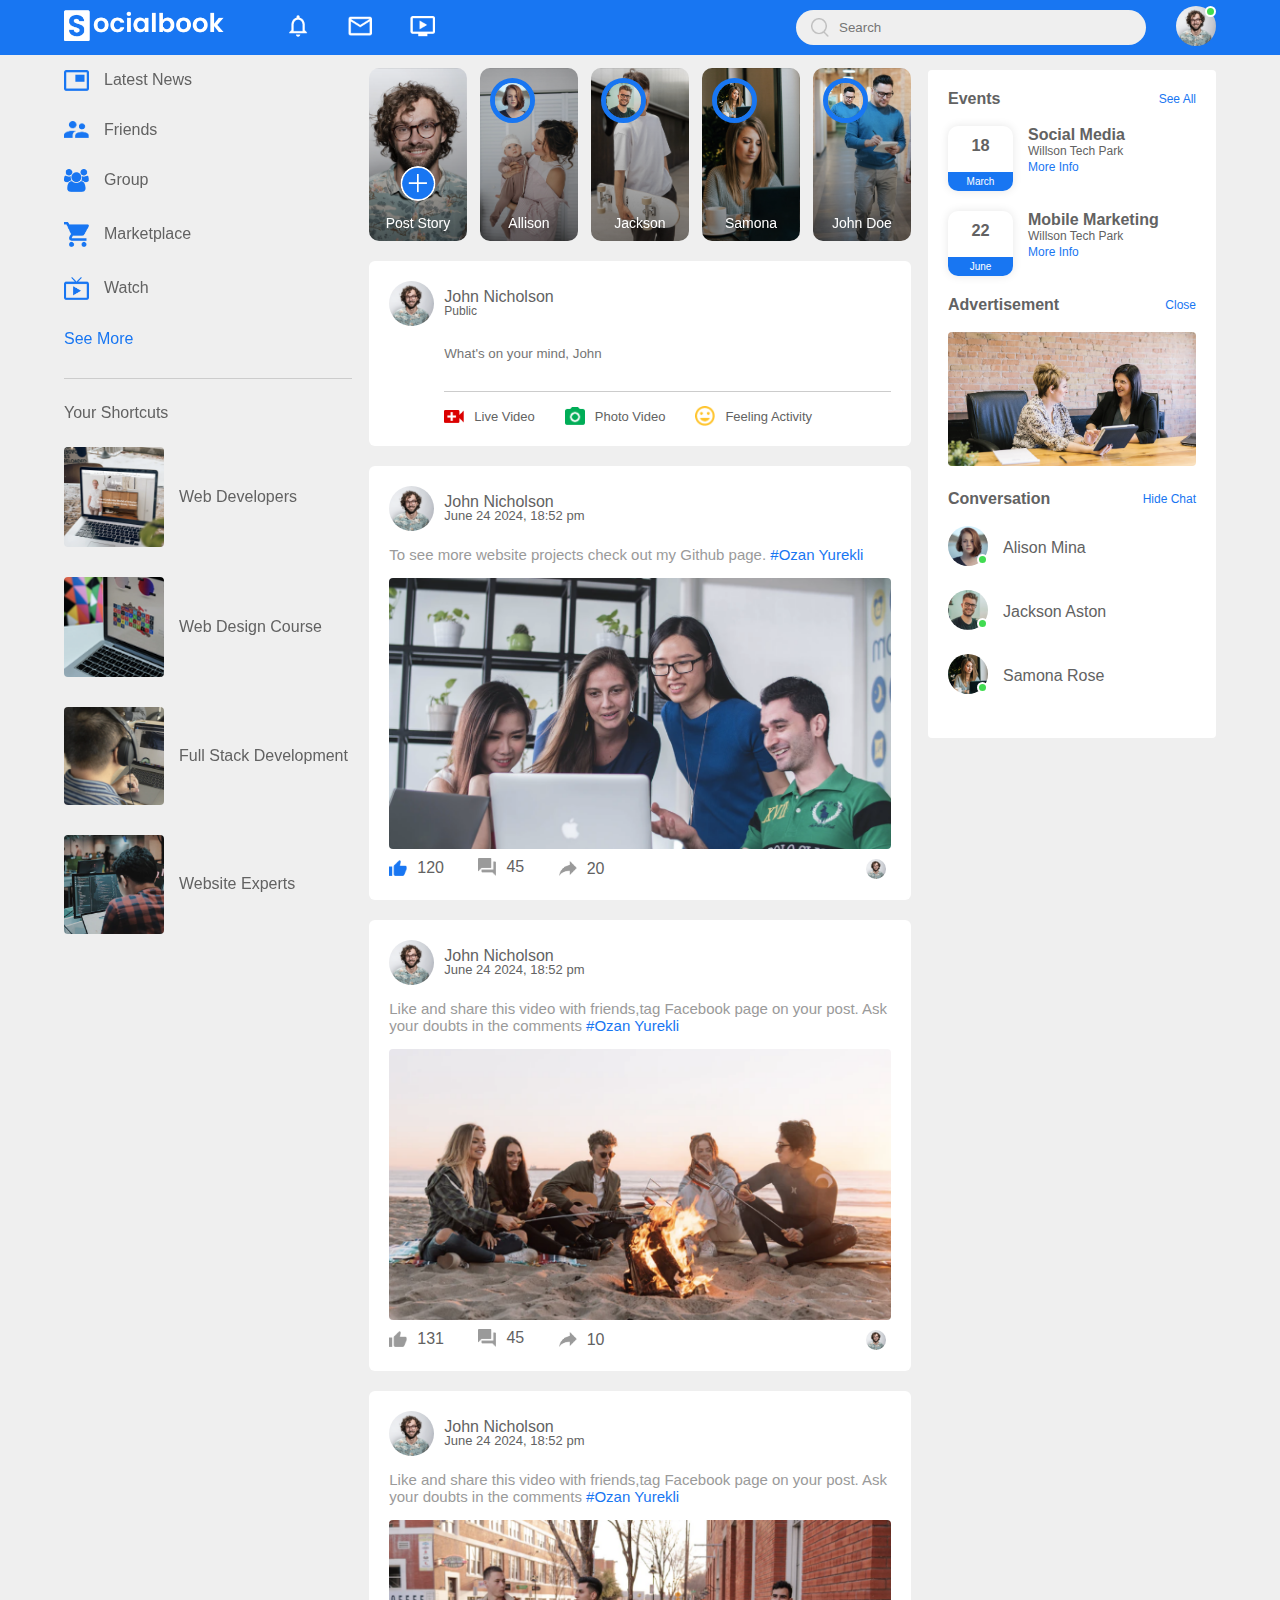
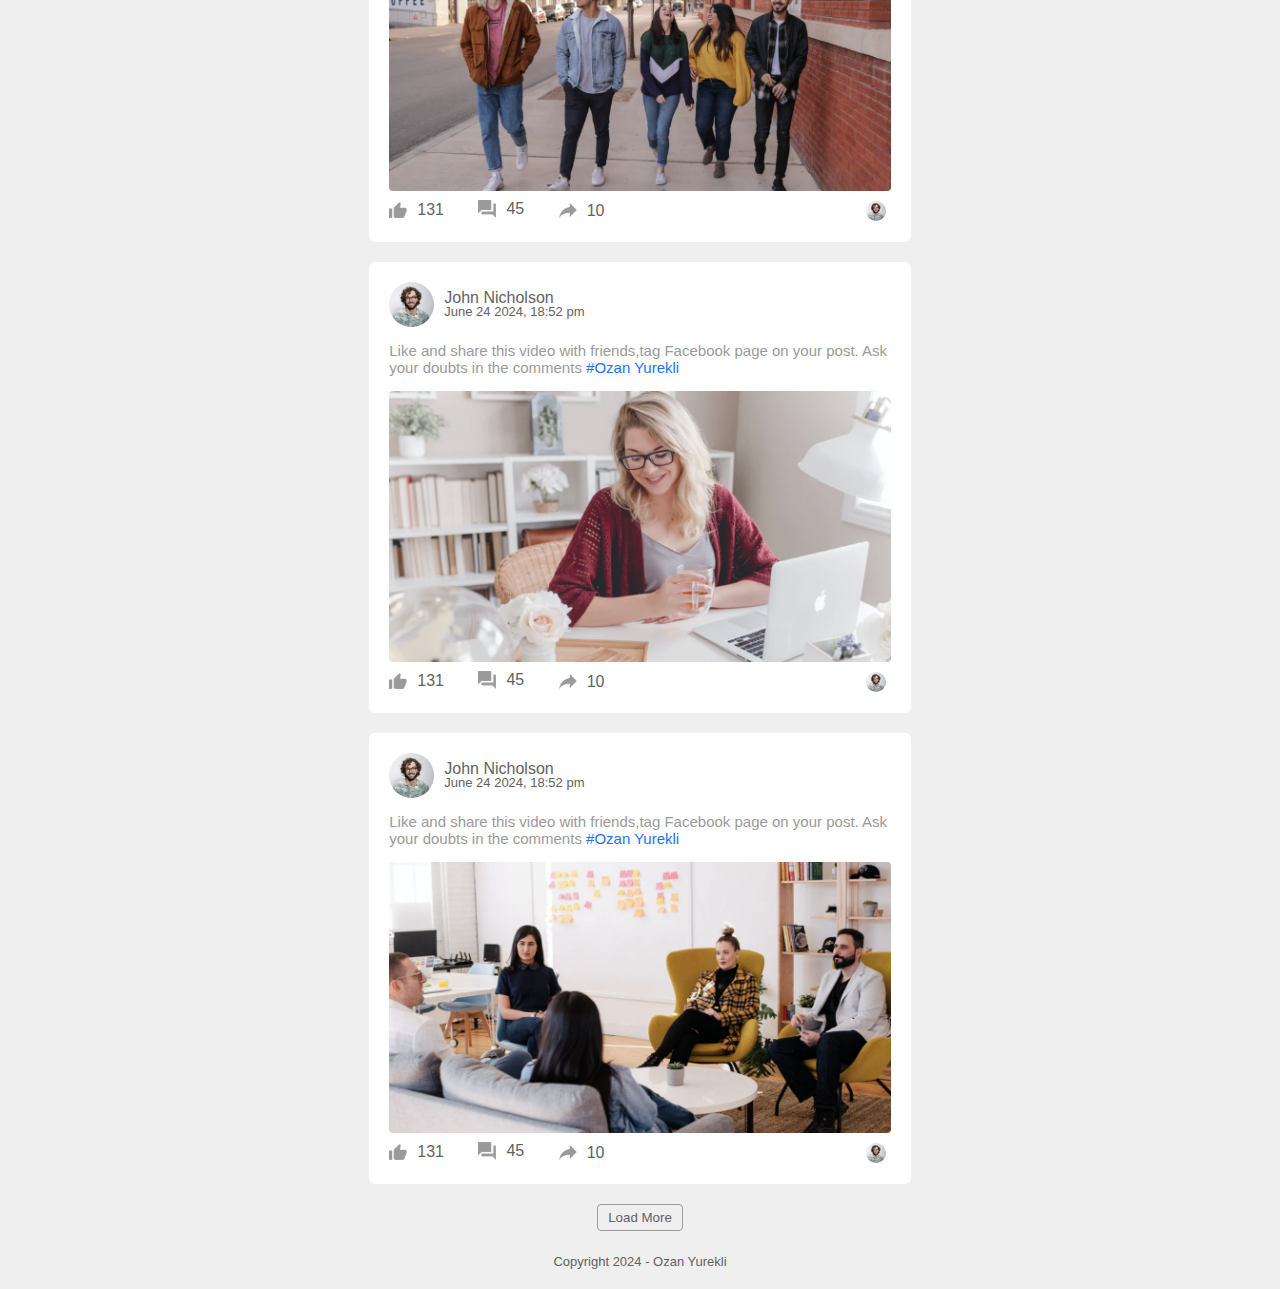
<file: index.html>
<!DOCTYPE html>
<html lang="en">

<head>
    <meta charset="URF-8">
    <meta http-equiv="X-UA-Compatible" content="IE=edge">
    <meta name="viewport" content="width=device-width, initial-scale=1.0">
    <title> SocialBook</title>
    <link rel="stylesheet" href="style.css">
</head>

<body>
     <!-- this is for the upper side -->
    <nav>
        <div class="nav-left">
            <a href="index.html">
            <img src="images\logo2.png" class="logo"></a>
            <ul>
                <li><img src="images/notification.png" ></li>
                <li><img src="images/inbox.png" ></li>
                <li><img src="images/video.png" ></li>

            </ul>
        </div>


        <div class="nav-right">
            <div class="search-box">
                <img src="images/search.png">
                <input type="text" placeholder="Search">
            </div>
            <div class="nav-user-icon online" onclick="settingsMenuToggle()">
                <img src="images/profile-pic.png">
            </div>

        </div>

        <!----------------------------Dropdown Settings Menu-------------->
        <div class="settings-menu">

            <div id="dark-btn">
                <span></span>
            </div>
            <div class="settings-menu-inner">
                <div class="user-profile">
                    <img src="images/profile-pic.png">
                    <div>
                        <p>John Nicholson</p>
                        <a href="profile.html">See Your Profile</a>
                    </div>
                </div>
                <hr>
                <div class="user-profile">
                    <img src="images/feedback.png">
                    <div>
                        <p>Give Feedback</p>
                        <a href="#">Help us to improve the new design</a>
                    </div>
                </div>
                <hr>

                <div class="settings-link">
                    <img src="images/setting.png" class="settings-icon">
                    <a href="#">Settings & Privacy <img src="images/arrow.png"
                        width="10px"></a>
                </div>
                <div class="settings-link">
                    <img src="images/help.png" class="settings-icon">
                    <a href="#">Help & Support<img src="images/arrow.png"
                        width="10px"></a>
                </div>
                <div class="settings-link">
                    <img src="images/display.png" class="settings-icon">
                    <a href="#">Display & Accessibilty<img src="images/arrow.png"
                        width="10px"></a>
                </div>
                <div class="settings-link">
                    <img src="images/logout.png" class="settings-icon">
                    <a href="#">Logout<img src="images/arrow.png"
                        width="10px"></a>
                </div>
            
            </div>
            
        </div>

    </nav>

    <div class="container">
        <!----------------------------left-sidebar-------------->
    <div class="left-sidebar">
        <div class="imp-links">
                <a href="#"><img src="images/news.png"> Latest News</a>
                <a href="#"><img src="images/friends.png"> Friends</a>
                <a href="#"><img src="images/group.png"> Group</a>
                <a href="#"><img src="images/marketplace.png"> Marketplace</a>
                <a href="#"><img src="images/watch.png"> Watch</a>
                <a href="#">See More</a>
        </div>
        <div class="shortcut-links">
            <p>Your Shortcuts</p>
            <a href="#"><img src="images/shortcut-1.png">Web Developers</a>
            <a href="#"><img src="images/shortcut-2.png">Web Design Course</a>
            <a href="#"><img src="images/shortcut-3.png">Full Stack Development</a>
            <a href="#"><img src="images/shortcut-4.png">Website Experts</a>
        </div>
    </div>
         <!----------------------------main-content-------------->

        <div class="main-content">

            <div class="story-gallery">
                <div class="story story1">
                    <img src="images/upload.png">
                    <p>Post Story</p>
                </div>
                <div class="story story2">
                    <img src="images/member-1.png">
                    <p>Allison</p>
                </div>
                <div class="story story3">
                    <img src="images/member-2.png">
                    <p>Jackson</p>
                </div>
                <div class="story story4">
                    <img src="images/member-3.png">
                    <p>Samona</p>
                </div>
                <div class="story story5">
                    <img src="images/member-4.png">
                    <p>John Doe</p>
                </div>
            </div>

            <div class="write-post-container">
                <div class="user-profile">
                    <img src="images/profile-pic.png">
                    <div>
                        <p>John Nicholson</p>
                        <small>Public</small>
                    </div>
                </div>

                <div class="post-input-container">
                    <textarea rows="3" placeholder="What's on your mind, John "></textarea>
                    <div class="add-post-links">
                        <a href="#"><img src="images/live-video.png"> Live Video</a>
                        <a href="#"><img src="images/photo.png"> Photo Video</a>
                        <a href="#"><img src="images/feeling.png"> Feeling Activity</a>

                    </div>

                </div>
            </div>


           
            <div class="post-container">
                <div class="post-row">
                    <div class="user-profile">
                        <img src="images/profile-pic.png">
                        <div>
                            <p>John Nicholson</p>
                            <span>June 24 2024, 18:52 pm</span>
                        </div>
                    </div>
                    <a href="#"></a>
                </div>
                
                <p class="post-text">To see more website projects check out my Github page. <a href="#">#Ozan Yurekli</a> </p>
                <img src="images/feed-image-1.png" class="post-img">

                <div class="post-row">
                    <div class="activity-icons">
                        <div><img src="images/like-blue.png"> 120</div>
                        <div><img src="images/comments.png"> 45</div>
                        <div><img src="images/share.png"> 20</div>

                    </div>
                    <div class="post-profile-icon">
                        <img src="images/profile-pic.png">
                    </div>
                </div>
            </div>


            <div class="post-container">
                <div class="post-row">
                    <div class="user-profile">
                        <img src="images/profile-pic.png">
                        <div>
                            <p>John Nicholson</p>
                            <span>June 24 2024, 18:52 pm</span>
                        </div>
                    </div>
                    <a href="#"></a>
                </div>
                
                <p class="post-text">Like and share this video with friends,tag 
            
                    <span>Facebook page on your post. Ask your doubts in the comments </span><a href="#">#Ozan Yurekli</a> </p>
                <img src="images/feed-image-2.png" class="post-img">

                <div class="post-row">
                    <div class="activity-icons">
                        <div><img src="images/like.png"> 131</div>
                        <div><img src="images/comments.png"> 45</div>
                        <div><img src="images/share.png"> 10</div>

                    </div>
                    <div class="post-profile-icon">
                        <img src="images/profile-pic.png">
                    </div>
                </div>
            </div>

            <div class="post-container">
                <div class="post-row">
                    <div class="user-profile">
                        <img src="images/profile-pic.png">
                        <div>
                            <p>John Nicholson</p>
                            <span>June 24 2024, 18:52 pm</span>
                        </div>
                    </div>
                    <a href="#"></a>
                </div>
                
                <p class="post-text">Like and share this video with friends,tag 
            
                    <span>Facebook page on your post. Ask your doubts in the comments </span><a href="#">#Ozan Yurekli</a> </p>
                <img src="images/feed-image-3.png" class="post-img">

                <div class="post-row">
                    <div class="activity-icons">
                        <div><img src="images/like.png"> 131</div>
                        <div><img src="images/comments.png"> 45</div>
                        <div><img src="images/share.png"> 10</div>

                    </div>
                    <div class="post-profile-icon">
                        <img src="images/profile-pic.png">
                    </div>
                </div>
            </div>

            <div class="post-container">
                <div class="post-row">
                    <div class="user-profile">
                        <img src="images/profile-pic.png">
                        <div>
                            <p>John Nicholson</p>
                            <span>June 24 2024, 18:52 pm</span>
                        </div>
                    </div>
                    <a href="#"></a>
                </div>
                
                <p class="post-text">Like and share this video with friends,tag 
            
                    <span>Facebook page on your post. Ask your doubts in the comments </span><a href="#">#Ozan Yurekli</a> </p>
                <img src="images/feed-image-4.png" class="post-img">

                <div class="post-row">
                    <div class="activity-icons">
                        <div><img src="images/like.png"> 131</div>
                        <div><img src="images/comments.png"> 45</div>
                        <div><img src="images/share.png"> 10</div>

                    </div>
                    <div class="post-profile-icon">
                        <img src="images/profile-pic.png">
                    </div>
                </div>
            </div>


            <div class="post-container">
                <div class="post-row">
                    <div class="user-profile">
                        <img src="images/profile-pic.png">
                        <div>
                            <p>John Nicholson</p>
                            <span>June 24 2024, 18:52 pm</span>
                        </div>
                    </div>
                    <a href="#"></a>
                </div>
                
                <p class="post-text">Like and share this video with friends,tag 
            
                    <span>Facebook page on your post. Ask your doubts in the comments </span><a href="#">#Ozan Yurekli</a> </p>
                <img src="images/feed-image-5.png" class="post-img">

                <div class="post-row">
                    <div class="activity-icons">
                        <div><img src="images/like.png"> 131</div>
                        <div><img src="images/comments.png"> 45</div>
                        <div><img src="images/share.png"> 10</div>

                    </div>
                    <div class="post-profile-icon">
                        <img src="images/profile-pic.png">
                    </div>
                </div>
            </div>

            <button type="button" class="load-more-btn">Load More</button>
            
        </div>

        <!----------------------------right-sidebar-------------->

        <div class="right-sidebar">

            <div class="sidebar-title">
                <h4>Events</h4>
                <a href="#">See All</a>
            </div>


            <div class="event">
                <div class="left-event">
                    <h3>18</h3>
                    <span>March</span>

                </div>
                <div class="right-event">
                    <h4>Social Media</h4>
                    <p>Willson Tech Park</p>
                    <a href="#">More Info</a>
                </div>
            </div>
            <div class="event">
                <div class="left-event">
                    <h3>22</h3>
                    <span>June</span>

                </div>
                <div class="right-event">
                    <h4>Mobile Marketing</h4>
                    <p>Willson Tech Park</p>
                    <a href="#">More Info</a>
                </div>
            </div>

            <div class="sidebar-title">
                <h4>Advertisement</h4>
                <a href="#">Close</a>
            </div>

            <img src="images/advertisement.png" class="sidebar-ads">

            <div class="sidebar-title">
                <h4>Conversation</h4>
                <a href="#">Hide Chat</a>
            </div>


            <div class="online-list">
                <div class="online">
                    <img src="images/member-1.png">
                </div>
                <p>Alison Mina</p>
            </div>
            <div class="online-list">
                <div class="online">
                    <img src="images/member-2.png">
                </div>
                <p>Jackson Aston</p>
            </div>
            <div class="online-list">
                <div class="online">
                    <img src="images/member-3.png">
                </div>
                <p>Samona Rose</p>
            </div>

        </div>

    </div>

    <div class="footer">
        <p>Copyright 2024 - Ozan Yurekli</p>
    </div>


    <script src="script.js"></script>
</body>
</html>
</file>
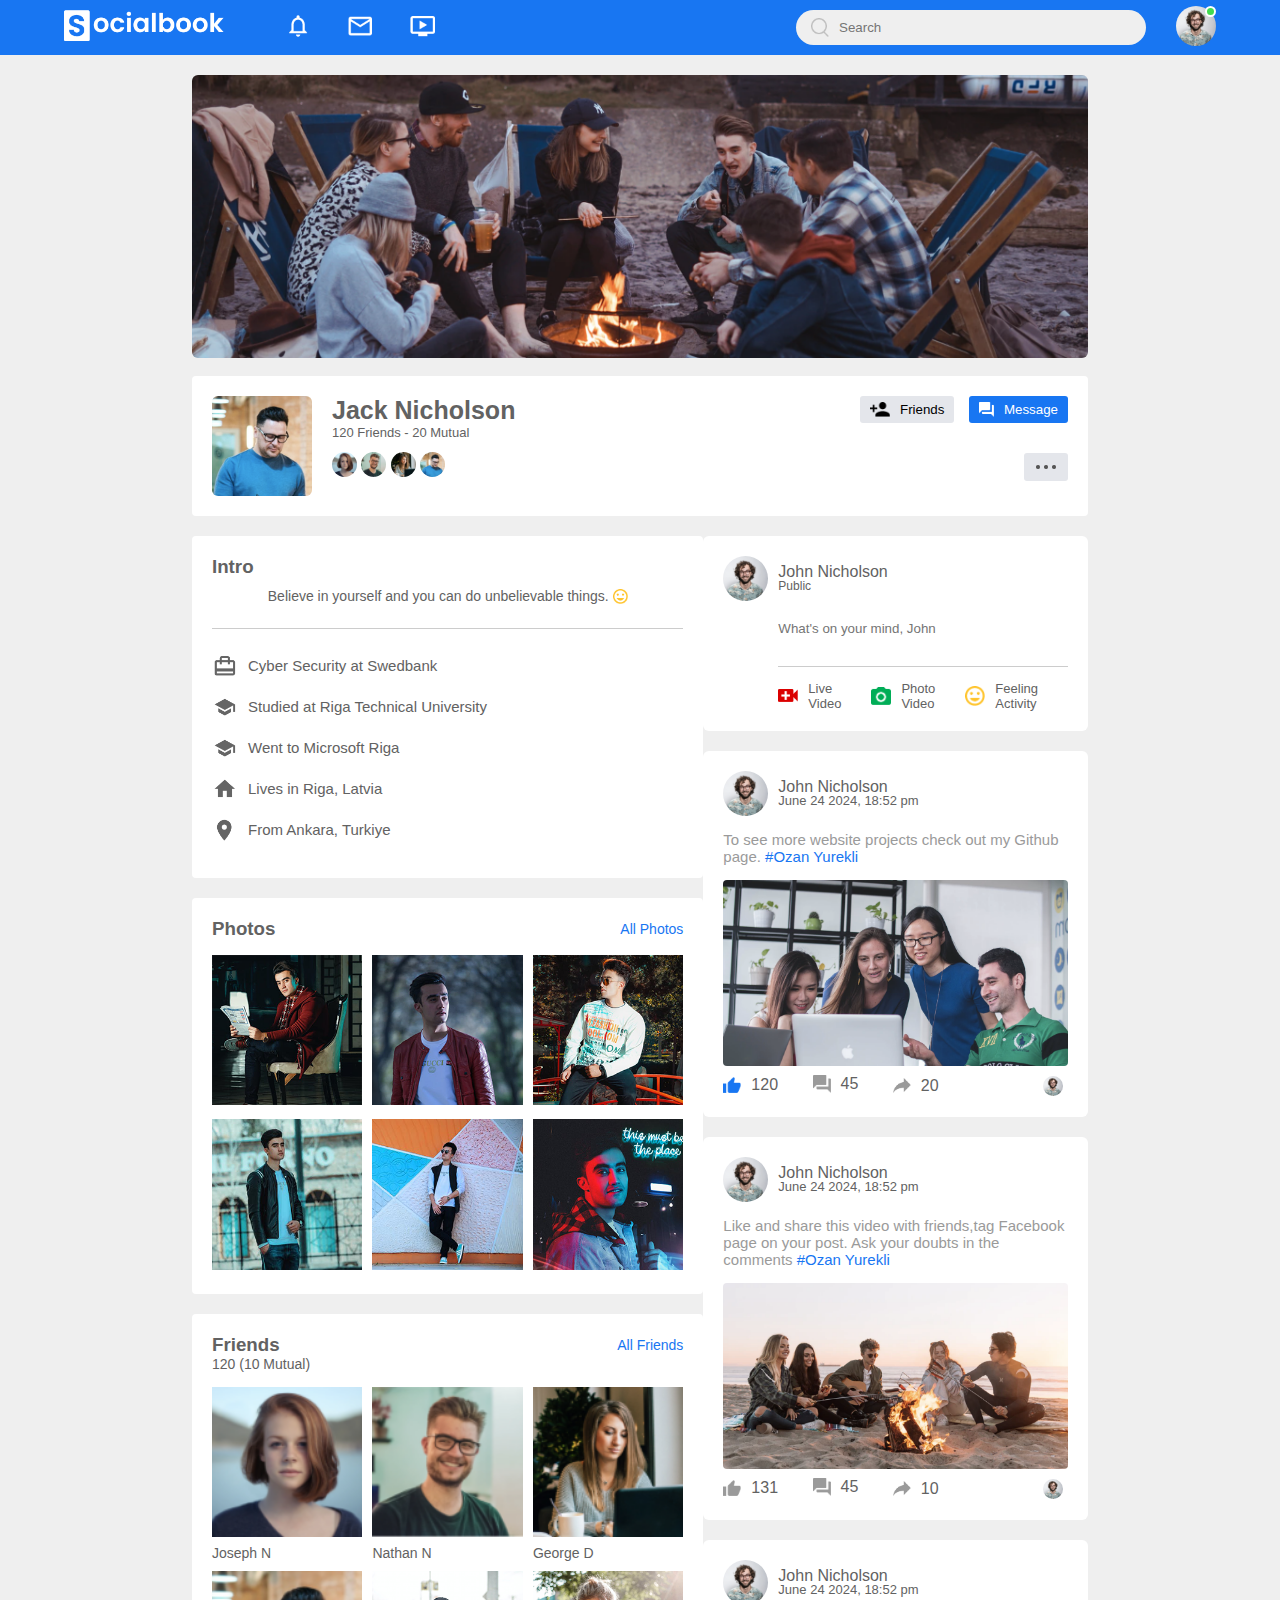
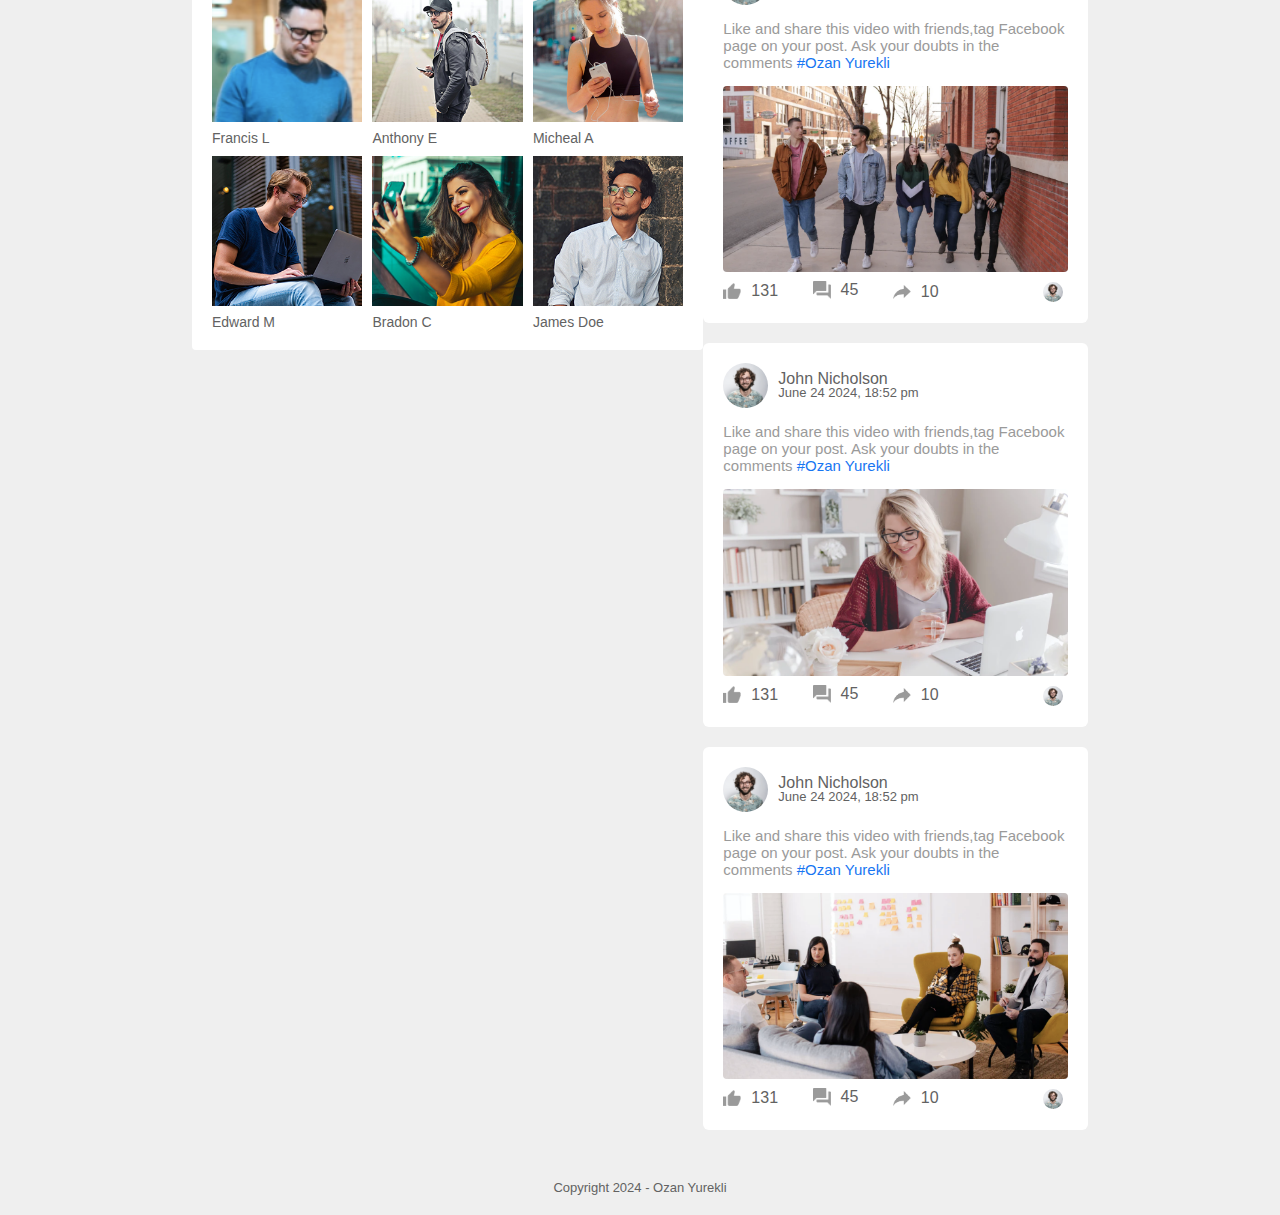
<file: profile.html>
<!DOCTYPE html>
<html lang="en">

<head>
    <meta charset="URF-8">
    <meta http-equiv="X-UA-Compatible" content="IE=edge">
    <meta name="viewport" content="width=device-width, initial-scale=1.0">
    <title>Profile Page - SocialBook</title>
    <link rel="stylesheet" href="style.css">
</head>

<body>
     <!-- this is for the upper side -->
    <nav>
        <div class="nav-left">
            <a href="index.html">
            <img src="images\logo2.png" class="logo"></a>
            <ul>
                <li><img src="images/notification.png" ></li>
                <li><img src="images/inbox.png" ></li>
                <li><img src="images/video.png" ></li>

            </ul>
        </div>


        <div class="nav-right">
            <div class="search-box">
                <img src="images/search.png">
                <input type="text" placeholder="Search">
            </div>
            <div class="nav-user-icon online" onclick="settingsMenuToggle()">
                <img src="images/profile-pic.png">
            </div>

        </div>

        <!----------------------------Dropdown Settings Menu-------------->
        <div class="settings-menu">

            <div id="dark-btn">
                <span></span>
            </div>
            <div class="settings-menu-inner">
                <div class="user-profile">
                    <img src="images/profile-pic.png">
                    <div>
                        <p>John Nicholson</p>
                        <a href="index.html">See Your Profile</a>
                    </div>
                </div>
                <hr>
                <div class="user-profile">
                    <img src="images/feedback.png">
                    <div>
                        <p>Give Feedback</p>
                        <a href="#">Help us to improve the new design</a>
                    </div>
                </div>
                <hr>

                <div class="settings-link">
                    <img src="images/setting.png" class="settings-icon">
                    <a href="#">Settings & Privacy <img src="images/arrow.png"
                        width="10px"></a>
                </div>
                <div class="settings-link">
                    <img src="images/help.png" class="settings-icon">
                    <a href="#">Help & Support<img src="images/arrow.png"
                        width="10px"></a>
                </div>
                <div class="settings-link">
                    <img src="images/display.png" class="settings-icon">
                    <a href="#">Display & Accessibilty<img src="images/arrow.png"
                        width="10px"></a>
                </div>
                <div class="settings-link">
                    <img src="images/logout.png" class="settings-icon">
                    <a href="#">Logout<img src="images/arrow.png"
                        width="10px"></a>
                </div>
            
            </div>
            
        </div>

    </nav>

    <!---------------  Profile Page  ------------------->

    <div class="profile-container">
        <img src="images/cover.png" class="cover-img">


        <div class="profile-details">
            <div class="pd-left">
                <div class="pd-row">
                    <img src="images/profile.png" class="pd-img">
                    <div>
                        <h3>Jack Nicholson</h3>
                        <p>120 Friends - 20 Mutual</p>
                        <img src="images/member-1.png">
                        <img src="images/member-2.png">
                        <img src="images/member-3.png">
                        <img src="images/member-4.png">
                    </div>
                </div>


            </div>

            <div class="pd-right">
                <button type="button"><img src="images/add-friends.png">Friends</button>
                <button type="button"><img src="images/message.png">Message</button>
                <br>
                <a href=""><img src="images/more.png"></a>
                

            </div>
        </div>

        <div class="profile-info">
            <div class="info-col">
                <div class="profile-intro">
                    <h3>Intro</h3>
                    <p class="intro-text">Believe in yourself and you can do unbelievable things. <img src="images/feeling.png"></p>
                    <hr>
                    <ul>
                        <li> <img src="images/profile-job.png">Cyber Security at Swedbank</li>
                        <li> <img src="images/profile-study.png">Studied at Riga Technical University</li>
                        <li> <img src="images/profile-study.png">Went to Microsoft Riga</li>
                        <li> <img src="images/profile-home.png">Lives in Riga, Latvia</li>
                        <li> <img src="images/profile-location.png">From Ankara, Turkiye</li>
                    </ul>
                </div>

                <div class="profile-intro">
                    <div class="title-box">
                        <h3>Photos</h3>
                        <a href="">All Photos</a>
                    </div>
                    
                    <div class="photo-box">
                        <div><img src="images/photo1.png"></div>
                        <div><img src="images/photo2.png"></div>
                        <div><img src="images/photo3.png"></div>
                        <div><img src="images/photo4.png"></div>
                        <div><img src="images/photo5.png"></div>
                        <div><img src="images/photo6.png"></div>
                    </div>
                </div>

                <div class="profile-intro">
                    <div class="title-box">
                        <h3>Friends</h3>
                        <a href="">All Friends</a>
                    </div>
                    <p>120 (10 Mutual)</p>
                    <div class="friends-box">
                        <div><img src="images/member-1.png"><p>Joseph N</p></div>
                        <div><img src="images/member-2.png"><p>Nathan N</p></div>
                        <div><img src="images/member-3.png"><p>George D</p></div>
                        <div><img src="images/member-4.png"><p>Francis L</p></div>
                        <div><img src="images/member-5.png"><p>Anthony E</p></div>
                        <div><img src="images/member-6.png"><p>Micheal A</p></div>
                        <div><img src="images/member-7.png"><p>Edward M</p></div>
                        <div><img src="images/member-8.png"><p>Bradon C</p></div>
                        <div><img src="images/member-9.png"><p>James Doe</p></div>
                        
                    </div>
                </div>
            </div>

            

            <div class="post-col">
                <div class="write-post-container">
                    <div class="user-profile">
                        <img src="images/profile-pic.png">
                        <div>
                            <p>John Nicholson</p>
                            <small>Public</small>
                        </div>
                    </div>
    
                    <div class="post-input-container">
                        <textarea rows="3" placeholder="What's on your mind, John "></textarea>
                        <div class="add-post-links">
                            <a href="#"><img src="images/live-video.png"> Live Video</a>
                            <a href="#"><img src="images/photo.png"> Photo Video</a>
                            <a href="#"><img src="images/feeling.png"> Feeling Activity</a>
    
                        </div>
    
                    </div>
                </div>
                <div class="post-container">
                    <div class="post-row">
                        <div class="user-profile">
                            <img src="images/profile-pic.png">
                            <div>
                                <p>John Nicholson</p>
                                <span>June 24 2024, 18:52 pm</span>
                            </div>
                        </div>
                        <a href="#"></a>
                    </div>
                    
                    <p class="post-text">To see more website projects check out my Github page. <a href="#">#Ozan Yurekli</a> </p>
                    <img src="images/feed-image-1.png" class="post-img">
    
                    <div class="post-row">
                        <div class="activity-icons">
                            <div><img src="images/like-blue.png"> 120</div>
                            <div><img src="images/comments.png"> 45</div>
                            <div><img src="images/share.png"> 20</div>
    
                        </div>
                        <div class="post-profile-icon">
                            <img src="images/profile-pic.png">
                        </div>
                    </div>
                </div>
    
                <div class="post-container">
                    <div class="post-row">
                        <div class="user-profile">
                            <img src="images/profile-pic.png">
                            <div>
                                <p>John Nicholson</p>
                                <span>June 24 2024, 18:52 pm</span>
                            </div>
                        </div>
                        <a href="#"></a>
                    </div>
                    
                    <p class="post-text">Like and share this video with friends,tag 
                
                        <span>Facebook page on your post. Ask your doubts in the comments </span><a href="#">#Ozan Yurekli</a> </p>
                    <img src="images/feed-image-2.png" class="post-img">
    
                    <div class="post-row">
                        <div class="activity-icons">
                            <div><img src="images/like.png"> 131</div>
                            <div><img src="images/comments.png"> 45</div>
                            <div><img src="images/share.png"> 10</div>
    
                        </div>
                        <div class="post-profile-icon">
                            <img src="images/profile-pic.png">
                        </div>
                    </div>
                </div>
    
                <div class="post-container">
                    <div class="post-row">
                        <div class="user-profile">
                            <img src="images/profile-pic.png">
                            <div>
                                <p>John Nicholson</p>
                                <span>June 24 2024, 18:52 pm</span>
                            </div>
                        </div>
                        <a href="#"></a>
                    </div>
                    
                    <p class="post-text">Like and share this video with friends,tag 
                
                        <span>Facebook page on your post. Ask your doubts in the comments </span><a href="#">#Ozan Yurekli</a> </p>
                    <img src="images/feed-image-3.png" class="post-img">
    
                    <div class="post-row">
                        <div class="activity-icons">
                            <div><img src="images/like.png"> 131</div>
                            <div><img src="images/comments.png"> 45</div>
                            <div><img src="images/share.png"> 10</div>
    
                        </div>
                        <div class="post-profile-icon">
                            <img src="images/profile-pic.png">
                        </div>
                    </div>
                </div>
    
                <div class="post-container">
                    <div class="post-row">
                        <div class="user-profile">
                            <img src="images/profile-pic.png">
                            <div>
                                <p>John Nicholson</p>
                                <span>June 24 2024, 18:52 pm</span>
                            </div>
                        </div>
                        <a href="#"></a>
                    </div>
                    
                    <p class="post-text">Like and share this video with friends,tag 
                
                        <span>Facebook page on your post. Ask your doubts in the comments </span><a href="#">#Ozan Yurekli</a> </p>
                    <img src="images/feed-image-4.png" class="post-img">
    
                    <div class="post-row">
                        <div class="activity-icons">
                            <div><img src="images/like.png"> 131</div>
                            <div><img src="images/comments.png"> 45</div>
                            <div><img src="images/share.png"> 10</div>
    
                        </div>
                        <div class="post-profile-icon">
                            <img src="images/profile-pic.png">
                        </div>
                    </div>
                </div>
    
    
                <div class="post-container">
                    <div class="post-row">
                        <div class="user-profile">
                            <img src="images/profile-pic.png">
                            <div>
                                <p>John Nicholson</p>
                                <span>June 24 2024, 18:52 pm</span>
                            </div>
                        </div>
                        <a href="#"></a>
                    </div>
                    
                    <p class="post-text">Like and share this video with friends,tag 
                
                        <span>Facebook page on your post. Ask your doubts in the comments </span><a href="#">#Ozan Yurekli</a> </p>
                    <img src="images/feed-image-5.png" class="post-img">
    
                    <div class="post-row">
                        <div class="activity-icons">
                            <div><img src="images/like.png"> 131</div>
                            <div><img src="images/comments.png"> 45</div>
                            <div><img src="images/share.png"> 10</div>
    
                        </div>
                        <div class="post-profile-icon">
                            <img src="images/profile-pic.png">
                        </div>
                    </div>
                </div>
    
            </div>
        </div>
    </div>








    <div class="footer">
        <p>Copyright 2024 - Ozan Yurekli</p>
    </div>


    <script src="script.js"></script>
</body>
</html>
</file>
<file: style.css>
*{
    margin: 0;
    padding: 0;
    font-family: 'poppins', sans-serif;
    box-sizing: border-box;
}

:root{
    --body-color: #efefef;
    --nav-color: #1876f2;
    --bg-color: #fff;
}

.dark-theme{
    --body-color: #0a0a0a;
    --nav-color: #000;
    --bg-color: #000;
}


body{
    background: var(--body-color);
    transition: background 0.3s;
}

nav{
    display: flex;
    align-items: center;
    justify-content: space-between;
    background: var(--nav-color);
    padding: 5px 5%;
    position: sticky;
    top: 0;
    z-index: 100;
}

.logo{
    width: 160px;
    margin-right: 45px;
}

.nav-left, .nav-right{
    display: flex;
    align-items: center;
}

.nav-left ul li{
    list-style: none;
    display: inline-block;
}

.nav-left ul li img{
    width: 28px;
    margin: 0 15px;
}

.nav-user-icon img{
    width: 40px;
    border-radius: 50%;
    cursor: pointer;
}

.nav-user-icon{
    margin-left: 30px;
}

.search-box{
    background: #efefef;
    width: 350px;
    border-radius: 20px;
    display: flex;
    align-items: center;
    padding: 0 15px;
}
.search-box img{
    width: 18px;
}

.search-box input{
    width: 100%;
    background: transparent;
    padding: 10px;
    outline: none;
    border: 0;
}

.online{
    position: relative;
}
.online::after{
content: '';
width: 7px;
height: 7px;
border: 2px solid #fff;
border-radius: 50%;
background: #41db51;
position: absolute;
top: 0;
right: 0;
}

.container{
    display: flex;
    justify-content: space-between;
    padding: 13px 5%;
}

.left-sidebar{
    flex-basis: 25%;
    position: sticky;
    top: 70px;
    align-self: flex-start;
}
.right-sidebar{
    flex-basis: 25%;
    position: sticky;
    top: 70px;
    align-self: flex-start;
    background: var(--bg-color);
    padding: 20px;
    border-radius: 4px;
    color: #626262;
}

.main-content{
    flex-basis: 47%;
}

.imp-links a, .shortcut-links a{
    text-decoration: none;
    display: flex;
    align-items: center;
    margin-bottom: 30px;
    color: #626262;
    width: fit-content;
}

.imp-links a img{
    width: 25px;
    margin-right: 15px;
}

.imp-links a:last-child{
    color: #1876f2;
}

.imp-links{
    border-bottom: 1px solid #ccc;
}

.shortcut-links a img{
    width: 40;
    border-radius: 4px;
    margin-right: 15px;
}

.shortcut-links p{
    margin: 25px 0;
    color: #626262;
    font-weight: 500;
}

.sidebar-title{
    display: flex;
    align-items: center;
    justify-content: space-between;
    margin-bottom: 18px;
}

.right-sidebar h4{
    font-weight: 600;
    font-size: 16px;
}

.sidebar-title a{
    text-decoration: none;
    color: #1876f2;
    font-size: 12px;
}

.event{
    display: flex;
    font-size: 14px;
    margin-bottom: 20px;

}

.left-event{
    border-radius: 10px;
    height: 65px;
    width: 65px;
    margin-right: 15px;
    padding-top: 10px;
    text-align: center;
    position: relative;
    overflow: hidden;
    box-shadow: 0 0 10px rgba(0, 0, 0, 0.1);
}

.event p{
    font-size: 12px;
}

.event a{
    font-size: 12px;
    text-decoration: none;
    color: #1876f2;
}

.left-event span{
    position: absolute;
    bottom: 0;
    left: 0;
    width: 100%;
    background: #1876f2;
    color: #fff;
    font-size: 10px;
    padding: 4px 0;
}

.sidebar-ads{
    width: 100%;
    margin-bottom: 20px;
    border-radius: 4px;
}

.online-list{
    display: flex;
    align-items: center;
    margin-bottom: 20px;
}

.online-list .online img{
    width: 40px;
    border-radius: 50%;
}

.online-list .online{
    width: 40px;
    border-radius: 50%;
    margin-right: 15px;
}

.online-list .online::after{
    top: unset;
    bottom: 5px;
}

.story-gallery{
    display: flex;
    justify-content: space-between;
    margin-bottom: 20px;

}

.story{
    flex-basis: 18%;
    padding-top: 32%;
    position: relative;
    background-position: center;
    background-size: cover;
    border-radius: 10px;
}

.story img{
    position: absolute;
    width: 45px;
    border-radius: 50%;
    top: 10px;
    left: 10px;
    border: 5px solid #1876f2;
}

.story p{
    position: absolute;
    bottom: 10px;
    width: 100%;
    text-align: center;
    color: #fff;
    font-size: 14px;

}

.story1{
    background-image: linear-gradient(transparent,rgba(0,0,0,0.5)), url(images/status-1.png);
}
.story2{
    background-image: linear-gradient(transparent,rgba(0,0,0,0.5)), url(images/status-2.png);
}
.story3{
    background-image: linear-gradient(transparent,rgba(0,0,0,0.5)), url(images/status-3.png);
}
.story4{
    background-image: linear-gradient(transparent,rgba(0,0,0,0.5)), url(images/status-4.png);
}
.story5{
    background-image: linear-gradient(transparent,rgba(0,0,0,0.5)), url(images/status-5.png);
}

.story.story1 img{
    top: unset;
    left: 50%;
    bottom: 40px;
    transform: translateX(-50%);
    border: 0;
    width: 35px;
}


.write-post-container{
    width: 100%;
    background: var(--bg-color);
    border-radius: 6px;
    padding: 20px;
    color: #626262;
}

.user-profile{
    display: flex;
    align-items: center;
}

.user-profile img{
    width: 45px;
    border-radius: 50%;
    margin-right: 10px;
}

.user-profile p{
    margin-bottom: -5px;
    font-weight: 500;
    color: #626262;
}

.user-profile small{
    font-size: 12px;
}


.post-input-container{
    padding-left: 55px;
    padding-top: 20px;
}

.post-input-container textarea{
    width: 100%;
    border: 0;
    outline: 0;
    border-bottom: 1px solid #ccc;
    background: transparent;
    resize: none;
}

.add-post-links{
    display: flex;
    margin-top: 10px;
}

.add-post-links a{
    text-decoration: none;
    display: flex;
    align-items: center;
    color: #626262;
    margin-right: 30px;
    font-size: 13px;
}

.add-post-links a img{
    width: 20px;
    margin-right: 10px;
}

.post-container{
    width: 100%;
    background: var(--bg-color);
    border-radius: 6px;
    padding: 20px;
    color: #626262;
    margin: 20px 0;
}

.user-profile span{
    font-size: 13px;
    color: #626262;
}

.post-text{
    color: #9a9a9a;
    margin: 15px 0;
    font-size: 15px;
}

.post-text a{
    color: #1876f2;
    text-decoration: none;
}

.post-img{
    width: 100%;
    border-radius: 4px;
    margin-bottom: 5px;
}

.post-row{
    display: flex;
    align-items: center;
    justify-content: space-between;
}

.activity-icons div img{
    width: 18px;
    margin-right: 10px;    
}

.activity-icons div{
    display: inline-flex;
    align-items: center;
    margin-right: 30px;
}

.post-profile-icon{
    display: flex;
    align-items: center;
}

.post-profile-icon img{
    width: 20px;
    border-radius: 50%;
    margin-right: 5px;
}

.load-more-btn {
    display: block;
    margin: auto;
    cursor: pointer;
    padding: 5px 10px;
    border: 1px solid #9a9a9a;
    color: #626262;
    background: transparent;
    border-radius: 4px;
}

.footer{
    text-align: center;
    color: #626262;
    padding: 10px 0 20px;
    font-size: 13px;
}

.settings-menu{
    position: absolute;
    width: 90%;
    max-width: 350px;
    background: var(--bg-color);
    box-shadow: 0 0 10px rgba(0,0,0,0.4);
    border-radius: 4px;
    overflow: hidden;
    top: 108%;
    right: 5%;
    max-height: 0;
    transition: max-height 0.3s;
}

.settings-menu-height{
    max-height: 450px;
}

.user-profile a{
    font-size: 12px;
    color: #1876f2;
    text-decoration: none;
}

.settings-menu-inner{
    padding: 20px;
}

.settings-menu hr{
    border: 0;
    height: 1px;
    background: #9a9a9a;
    margin: 15px 0;
}

.settings-link{
    display: flex;
    align-items: center;
    margin: 15px 0;
}

.settings-link .settings-icon{
    width: 38px;
    margin-right: 10px;
    border-radius: 50%;
}

.settings-link a{
    display: flex;
    flex: 1;
    align-items: center;
    justify-content: space-between;
    text-decoration: none;
    color: #626262;
}

#dark-btn{
    position: absolute;
    top: 20px;
    right: 20px;
    background: #ccc;
    width: 45px;
    border-radius: 15px;
    padding: 2px 3px;
    cursor: pointer;
    display: flex;
    transition: padding-left 0.5s, background 0.5s;
}

#dark-btn span{
    width: 18px;
    height: 18px;
    background: #fff;
    border-radius: 50%;
    display: inline-block;
}

#dark-btn.dark-btn-on{
    padding-left: 23px;
    background: #2c2c2c;
}


/* --------------- PROFILE PAGE -------------------*/

.profile-container{
    padding: 20px 15%;
    color: #626262;
}

.cover-img{
    width: 100%;
    border-radius: 6px;
    margin-bottom: 14px;
}

.profile-details{
    background: var(--bg-color);
    padding: 20px;
    border-radius: 4px;
    display: flex;
    align-items: flex-start;
    justify-content: space-between;
}

.pd-row{
    display: flex;
    align-items: flex-start;
}

.pd-img{
    width: 100px;
    margin-right: 20px;
    border-radius: 6px;
}

.pd-row div h3{
    font-size: 25px;
    font-weight: 600;
}

.pd-row div p{
    font-size: 13px;
}

.pd-row div img{
    width: 25px;
    border-radius: 50%;
    margin-top: 12px;   
}

.pd-right button{
    background: #1876f2;
    border: 0;
    outline: 0;
    padding: 6px 10px;
    display: inline-flex;
    align-items: center;
    color: #fff;
    border-radius: 3px;
    margin-left: 10px;
    cursor: pointer;
}

.pd-right button img{
    height: 15px;
    margin-right: 10px;
}

.pd-right button:first-child{
    background: #e4e6eb;
    color: #000;
}

.pd-right{
    text-align: right;
}

.pd-right a{
    background: #e4e6eb;
    border-radius: 3px;
    padding: 12px;
    display: inline-flex;
    margin-top: 30px;
}

.pd-right a img{
    width: 20px;
}

.profile-info{
    display: flex;
    align-items: flex-start;
    justify-content: space-between;
    margin-top: 20px;
}

.indo-col{
    flex-basis: 33%;
}

.post-col{
    flex-basis: 65%;
}

.profile-intro{
    background: var(--bg-color);
    padding: 20px;
    margin-bottom: 20px;
    border-radius: 4px;
}

.profile-intro h3{
    font-weight: 600;
}


.intro-text{
    text-align: center;
    margin: 10px 0;
    font-size: 15px;
}

.intro-text img{
    width: 15px;
    margin-bottom: -3px;
}

.profile-intro hr{
    border: 0;
    height: 1px;
    background: #ccc;
    margin: 24px 0;

}

.profile-intro ul li{
    list-style: none;
    font-size: 15px;
    margin: 15px 0;
    display: flex;
    align-items: center;
}


.profile-intro ul li img{
    width: 26px;
    margin-right: 10px;
}

.title-box{
    display: flex;
    align-items: center;
    justify-content: space-between;
}

.title-box a{
    text-decoration: none;
    color: #1876f2;
    font-size: 14px;
}

.photo-box{
    display: grid;
    grid-template-columns: repeat(3, auto);
    grid-gap: 10px;
    margin-top: 15px;
}

.photo-box div img{
    width: 100%;
    cursor: pointer;
}

.profile-intro p{
    font-size: 14px;   
}

.friends-box{
    display: grid;
    grid-template-columns: repeat(3, auto);
    grid-gap: 10px;
    margin-top: 15px;
}

.friends-box div img{
    width: 100%;
    cursor: pointer;
    padding-bottom: 20px;
}

.friends-box div{
    position: relative;
}

.friends-box p{
    position: absolute;
    bottom: 0;
    left: 0;
}

/*--------------------- Media Query for Home Page---------------*/

@media (max-width: 900px){
    .right-sidebar{
        display: none;
    }
    .left-sidebar{
        display: none;
    }

    nav{
        flex-wrap: wrap;
    }

    .search-box{
        display: none;
    }

    .logo{
        width: 110px;
        margin-right: 20px;
    }

    .nav-left ul li img{
        width: 20px;
        margin: 0 8px;
    }

    .nav-user-icon img{
        width: 30px;
    }
    .nav-user-icon{
        margin-left: 0;
    }

    .add-post-links{
        flex-wrap: wrap;
    }

    .main-content{
        flex-basis: 100%;
    }

    .story img{
        width: 30px;
        border-width: 3px;
    }

    .story p{
        font-size: 10px;
    }

    .story.story1 img{
        width: 20px;
        bottom: 30px;
    }

    .add-post-links a{
        margin-right: 12px;
        font-size: 9px;
    }

    .add-post-links img{
        width: 16px;
        margin-right: 5px;
    }

    .post-input-container{
        padding-left: 0;
    }
    
}


/*--------------------------- Media Query For Media Page---------------- */

@media (max-width:900px){

    .profile-container{
        padding: 20px 5%;
    }

    .profile-details{
        flex-wrap: wrap;
    }

    .pd-right{
        text-align: left;
        margin-top: 15px;
    }

    .pd-right button{
        margin-left: 0;
        margin-right: 10px;
    }

    .pd-row div h3{
        font-size: 16px;
    }

    .profile-info{
        flex-wrap: wrap;
    }

    .indo-col, .post-col {
        flex-basis: 100%;
    }
}
</file>
